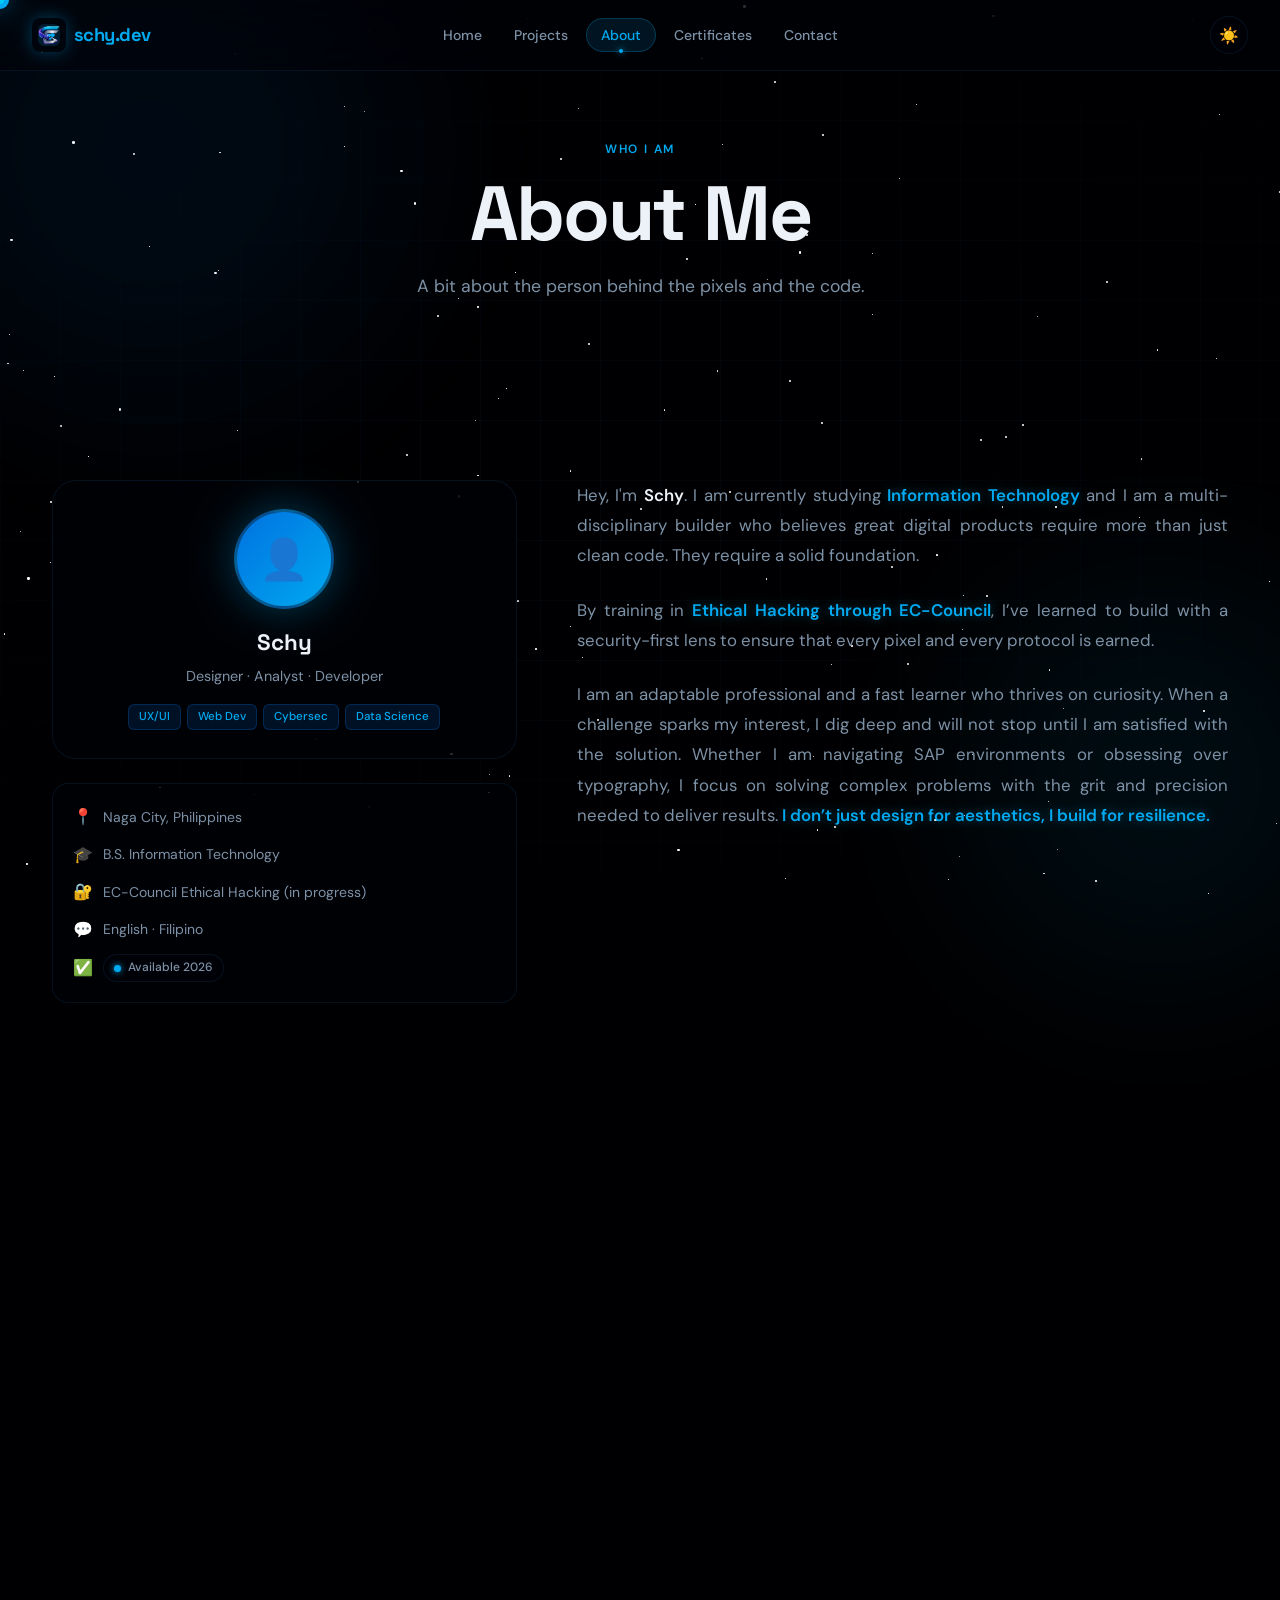
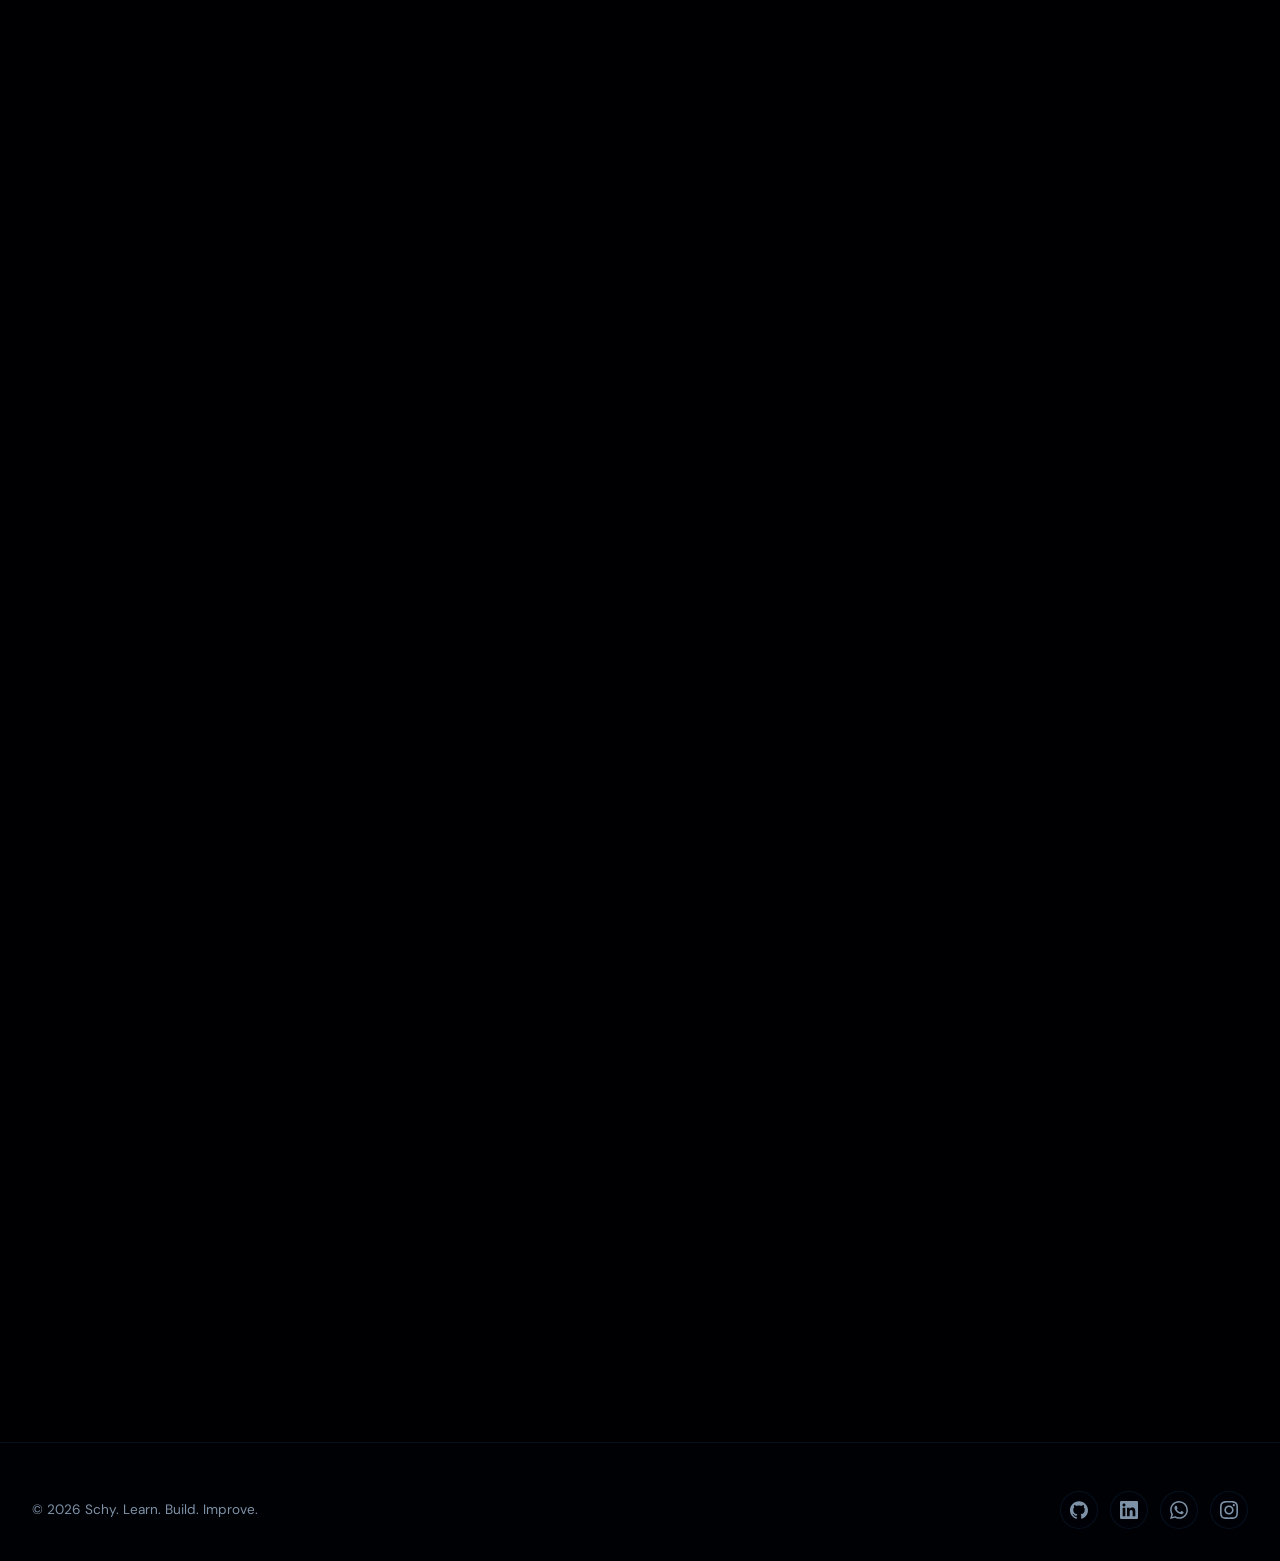
<file: pages/about.html>
<!DOCTYPE html>
<html lang="en" data-theme="dark">
<head>
  <meta charset="UTF-8" />
  <meta name="viewport" content="width=device-width, initial-scale=1.0" />
    <link rel="icon" type="image/png" href="../assets/logo.png">
    <link rel="shortcut icon" href="../assets/logo.png">
  <title>About — Schy's Portfolio</title>
  <meta name="description" content="Learn about Schy — a multi-disciplinary creator at the intersection of design, code, security, and data science." />
  <link rel="stylesheet" href="../css/main.css" />
  <link rel="stylesheet" href="../css/pages.css" />
  <link rel="stylesheet" href="../css/enhancements.css" />
</head>
<body>

<div id="cursor-orb"></div>
<div id="cursor-trail"></div>
<div id="page-transition"></div>
<div id="starfield"></div>
<div class="grid-bg"></div>
<div class="orb orb-1"></div>
<div class="orb orb-2"></div>

<nav>
  <a href="../index.html" class="nav-logo nav-logo-img" aria-label="schy.dev — home" data-cursor="hover">
    <span class="logo-placeholder" aria-hidden="true">
      <span class="logo-ph-box">
        <svg width="22" height="22" viewBox="0 0 22 22" fill="none"><rect width="22" height="22" rx="6" fill="currentColor" opacity="0.15"/><path d="M6 11h10M11 6l5 5-5 5" stroke="currentColor" stroke-width="1.8" stroke-linecap="round" stroke-linejoin="round"/></svg>
        <img src="../assets/logo.png" alt="Schy logo" class="logo-img">
      </span>
      <span class="logo-ph-text">schy<span class="logo-dot">.</span>dev</span>
    </span>
  </a>
  <ul class="nav-links">
    <li><a href="../index.html">Home</a></li>
    <li><a href="projects.html">Projects</a></li>
    <li><a href="about.html">About</a></li>
    <li><a href="certificates.html">Certificates</a></li>
    <li><a href="contact.html">Contact</a></li>
  </ul>
  <div class="nav-actions">
    <button id="theme-toggle" data-cursor="hover" aria-label="Toggle theme">☀️</button>
    <button id="nav-toggle"   data-cursor="hover" aria-label="Menu">☰</button>
  </div>
</nav>

<div class="page">
  <div class="page-header">
    <div class="page-header-inner">
      <span class="section-label reveal">Who I am</span>
      <h1 class="reveal" data-delay="1">About Me</h1>
      <p class="reveal" data-delay="2">A bit about the person behind the pixels and the code.</p>
    </div>
  </div>

  <section>
    <div class="container">
      <div class="about-grid">

        <!-- LEFT -->
        <div class="about-left">
          <div class="identity-badge glass reveal">
            <div class="identity-avatar" aria-label="Profile photo placeholder">
              <!--
                📌 Replace with your photo:
                <img src="../assets/avatar.jpg" alt="Shy's photo" style="width:100%;height:100%;object-fit:cover;border-radius:50%;">
              -->
              <span aria-hidden="true" style="font-size:2.5rem">👤</span>
            </div>
            <div class="identity-name">Schy</div>
            <div class="identity-role">Designer · Analyst · Developer</div>
            <div class="identity-tags">
              <span class="tag">UX/UI</span>
              <span class="tag">Web Dev</span>
              <span class="tag">Cybersec</span>
              <span class="tag">Data Science</span>
            </div>
          </div>

          <div class="about-facts glass reveal" data-delay="1">
            <div class="about-fact"><span class="about-fact-icon">📍</span><span>Naga City, Philippines</span></div>
            <div class="about-fact"><span class="about-fact-icon">🎓</span><span>B.S. Information Technology</span></div>
            <div class="about-fact"><span class="about-fact-icon">🔐</span><span>EC-Council Ethical Hacking (in progress)</span></div>
            <div class="about-fact"><span class="about-fact-icon">💬</span><span>English · Filipino</span></div>
            <div class="about-fact">
              <span class="about-fact-icon">✅</span>
              <span class="pill" style="padding:3px 10px;font-size:0.75rem"><span class="dot"></span>Available 2026</span>
            </div>
          </div>

          <a href="../assets/resume.pdf" class="about-resume-btn glass reveal" data-delay="2" data-cursor="hover" download>
            <svg style="width:16px;height:16px;fill:none;stroke:currentColor;stroke-width:2.5" viewBox="0 0 24 24"><path stroke-linecap="round" stroke-linejoin="round" d="M3 16.5v2.25A2.25 2.25 0 005.25 21h13.5A2.25 2.25 0 0021 18.75V16.5M16.5 12L12 16.5m0 0L7.5 12m4.5 4.5V3"/></svg>
            Download Resume (PDF)
          </a>
        </div>

        <!-- RIGHT -->
        <div class="about-right">

          <div class="about-story reveal">
            <p>Hey, I'm <strong>Schy</strong>. I am currently studying <strong>Information Technology</strong> and I am a multi-disciplinary builder who believes great digital products require more than just clean code. They require a solid foundation.</p>
            <p>By training in <strong>Ethical Hacking through EC-Council</strong>, I’ve learned to build with a security-first lens to ensure that every pixel and every protocol is earned.</p>
            <p>I am an adaptable professional and a fast learner who thrives on curiosity. When a challenge sparks my interest, I dig deep and will not stop until I am satisfied with the solution. Whether I am navigating SAP environments or obsessing over typography, I focus on solving complex problems with the grit and precision needed to deliver results. <strong>I don’t just design for aesthetics, I build for resilience.</strong></p>
          </div>

          <!-- SKILLS -->
          <div class="skills-wrap reveal" data-delay="1">
            <h3>Skills &amp; Tools</h3>

            <!-- DESIGN -->
            <div class="skills-group">
              <div class="skills-group-label">Design &amp; Creative</div>
              <div class="skill-bar-wrap">
                <div class="skill-bar"><span class="skill-bar-label">Figma</span><div class="skill-bar-track"><div class="skill-bar-fill" data-width="0.92"></div></div><span class="skill-pct">92%</span></div>
                <div class="skill-bar"><span class="skill-bar-label">UX Research</span><div class="skill-bar-track"><div class="skill-bar-fill" data-width="0.80"></div></div><span class="skill-pct">80%</span></div>
                <div class="skill-bar"><span class="skill-bar-label">Prototyping</span><div class="skill-bar-track"><div class="skill-bar-fill" data-width="0.88"></div></div><span class="skill-pct">88%</span></div>
              </div>
            </div>

            <!-- DEVELOPMENT -->
            <div class="skills-group">
              <div class="skills-group-label">Development</div>
              <div class="skill-bar-wrap">
                <div class="skill-bar"><span class="skill-bar-label">HTML/CSS/JS</span><div class="skill-bar-track"><div class="skill-bar-fill" data-width="0.90"></div></div><span class="skill-pct">90%</span></div>
                <div class="skill-bar"><span class="skill-bar-label">React</span><div class="skill-bar-track"><div class="skill-bar-fill" data-width="0.75"></div></div><span class="skill-pct">75%</span></div>
                <div class="skill-bar"><span class="skill-bar-label">Python</span><div class="skill-bar-track"><div class="skill-bar-fill" data-width="0.82"></div></div><span class="skill-pct">82%</span></div>
                <div class="skill-bar"><span class="skill-bar-label">Java</span><div class="skill-bar-track"><div class="skill-bar-fill" data-width="0.70"></div></div><span class="skill-pct">70%</span></div>
                <div class="skill-bar"><span class="skill-bar-label">C#</span><div class="skill-bar-track"><div class="skill-bar-fill" data-width="0.65"></div></div><span class="skill-pct">65%</span></div>
              </div>
            </div>

            <!-- SECURITY -->
            <div class="skills-group">
              <div class="skills-group-label">Cybersecurity &amp; Ethical Hacking</div>
              <div class="skills-group-note">📚 Currently studying via EC-Council</div>
              <div class="skill-bar-wrap">
                <div class="skill-bar"><span class="skill-bar-label">Network Security</span><div class="skill-bar-track"><div class="skill-bar-fill" data-width="0.38"></div></div><span class="skill-pct">38%</span></div>
                <div class="skill-bar"><span class="skill-bar-label">Ethical Hacking</span><div class="skill-bar-track"><div class="skill-bar-fill" data-width="0.33"></div></div><span class="skill-pct">33%</span></div>
                <div class="skill-bar"><span class="skill-bar-label">Footprinting &amp; Recon</span><div class="skill-bar-track"><div class="skill-bar-fill" data-width="0.40"></div></div><span class="skill-pct">40%</span></div>
                <div class="skill-bar"><span class="skill-bar-label">Vulnerability Analysis</span><div class="skill-bar-track"><div class="skill-bar-fill" data-width="0.35"></div></div><span class="skill-pct">35%</span></div>
                <div class="skill-bar"><span class="skill-bar-label">Social Engineering</span><div class="skill-bar-track"><div class="skill-bar-fill" data-width="0.32"></div></div><span class="skill-pct">32%</span></div>
              </div>
            </div>

            <!-- DATA -->
            <div class="skills-group">
              <div class="skills-group-label">Data Science &amp; AI</div>
              <div class="skill-bar-wrap">
                <div class="skill-bar"><span class="skill-bar-label">Data Analysis</span><div class="skill-bar-track"><div class="skill-bar-fill" data-width="0.72"></div></div><span class="skill-pct">72%</span></div>
                <div class="skill-bar"><span class="skill-bar-label">Machine Learning</span><div class="skill-bar-track"><div class="skill-bar-fill" data-width="0.62"></div></div><span class="skill-pct">62%</span></div>
                <div class="skill-bar"><span class="skill-bar-label">Microsoft SQL</span><div class="skill-bar-track"><div class="skill-bar-fill" data-width="0.68"></div></div><span class="skill-pct">68%</span></div>
                <div class="skill-bar"><span class="skill-bar-label">SQLite</span><div class="skill-bar-track"><div class="skill-bar-fill" data-width="0.70"></div></div><span class="skill-pct">70%</span></div>
                <div class="skill-bar"><span class="skill-bar-label">MongoDB</span><div class="skill-bar-track"><div class="skill-bar-fill" data-width="0.60"></div></div><span class="skill-pct">60%</span></div>
              </div>
            </div>

            <!-- ENTERPRISE & TOOLS -->
            <div class="skills-group">
              <div class="skills-group-label">Enterprise &amp; Tools</div>
              <div class="skill-bar-wrap">
                <div class="skill-bar"><span class="skill-bar-label">SAP</span><div class="skill-bar-track"><div class="skill-bar-fill" data-width="0.72"></div></div><span class="skill-pct">72%</span></div>
                <div class="skill-bar"><span class="skill-bar-label">ArchiMate</span><div class="skill-bar-track"><div class="skill-bar-fill" data-width="0.70"></div></div><span class="skill-pct">70%</span></div>
                <div class="skill-bar"><span class="skill-bar-label">ENSP (GNS3/EVE-NG)</span><div class="skill-bar-track"><div class="skill-bar-fill" data-width="0.65"></div></div><span class="skill-pct">65%</span></div>
                <div class="skill-bar"><span class="skill-bar-label">Oracle VM</span><div class="skill-bar-track"><div class="skill-bar-fill" data-width="0.55"></div></div><span class="skill-pct">55%</span></div>
              </div>
            </div>

            <!-- SOFT SKILLS -->
            <div class="skills-group">
              <div class="skills-group-label">Soft Skills</div>
              <div class="soft-skills-grid">
                <div class="soft-skill-chip">🧠 Critical Thinking</div>
                <div class="soft-skill-chip">🎯 Problem Solving</div>
                <div class="soft-skill-chip">💬 Communication</div>
                <div class="soft-skill-chip">✍️ Writing</div>
                <div class="soft-skill-chip">🤝 Collaboration</div>
                <div class="soft-skill-chip">📐 Attention to Detail</div>
                <div class="soft-skill-chip">⏱ Time Management</div>
                <div class="soft-skill-chip">🔄 Adaptability</div>
                <div class="soft-skill-chip">🌱 Self-directed Learning</div>
                <div class="soft-skill-chip">🎨 Creative Thinking</div>
                <div class="soft-skill-chip">📊 Analytical Mindset</div>
              </div>
            </div>

          </div><!-- /skills-wrap -->

          <!-- TIMELINE -->
          <div class="reveal" data-delay="2">
            <h3 style="margin-bottom:28px">Timeline</h3>
            <div class="timeline">
              <div class="timeline-item">
                <div class="timeline-date">2023 – Present</div>
                <div class="timeline-title">STI College Naga</div>
                <div class="timeline-place">Bachelor of Science in Information Technology</div>
              </div>
              <div class="timeline-item">
                <div class="timeline-date">2021 – 2023</div>
                <div class="timeline-title">Universidad de Sta. Isabel Pili Campus</div>
                <div class="timeline-place">Humanities and Social Sciences</div>
              </div>
<div class="timeline-item">
                <div class="timeline-date">2016 - 2021</div>
                <div class="timeline-title">Universidad de Sta. Isabel Pili Campus</div>
                <div class="timeline-place">Junior High School (BPP Specialization)</div>
              </div>
              <div class="timeline-item">
                <div class="timeline-date">2013 - 2016</div>
                <div class="timeline-title">Pili West Central School</div>
                <div class="timeline-place">Elementary</div>
              </div>
              <div class="timeline-item">
                <div class="timeline-date">2009 – 2013</div>
                <div class="timeline-title">Blessed Name of Mary Learning School</div>
                <div class="timeline-place">Preschool and Elementary</div>
              </div>
            </div>
          </div>

        </div>
      </div>
    </div>
  </section>
</div>

<footer>
  <div class="footer-inner">
    <span class="footer-copy">© 2026 Schy. Learn. Build. Improve.</span>
    <div class="footer-socials">
      <a href="https://github.com/Schylle" data-cursor="hover" aria-label="GitHub"   target="_blank" rel="noopener"></a>
      <a href="https://www.linkedin.com/in/schylle-palmero-869142360/?isSelfProfile=true" data-cursor="hover" aria-label="LinkedIn" target="_blank" rel="noopener"></a>
      <a href="https://wa.me/+639568949515" data-cursor="hover" aria-label="WhatsApp"  target="_blank" rel="noopener"></a>
      <a href="https://www.instagram.com/grvmpycxt/" data-cursor="hover" aria-label="Instagram" target="_blank" rel="noopener"></a>
    </div>
  </div>
</footer>

<script src="../js/global.js"></script>
<script src="../js/social-icons.js"></script>
<script src="../js/enhancements.js"></script>
<script>
document.addEventListener('DOMContentLoaded', () => {
  document.querySelectorAll('.skill-bar-fill').forEach(bar => {
    const w = parseFloat(bar.dataset.width || '0.75');
    bar.style.width = (w * 100) + '%';
  });
});
</script>
</body>
</html>
</file>
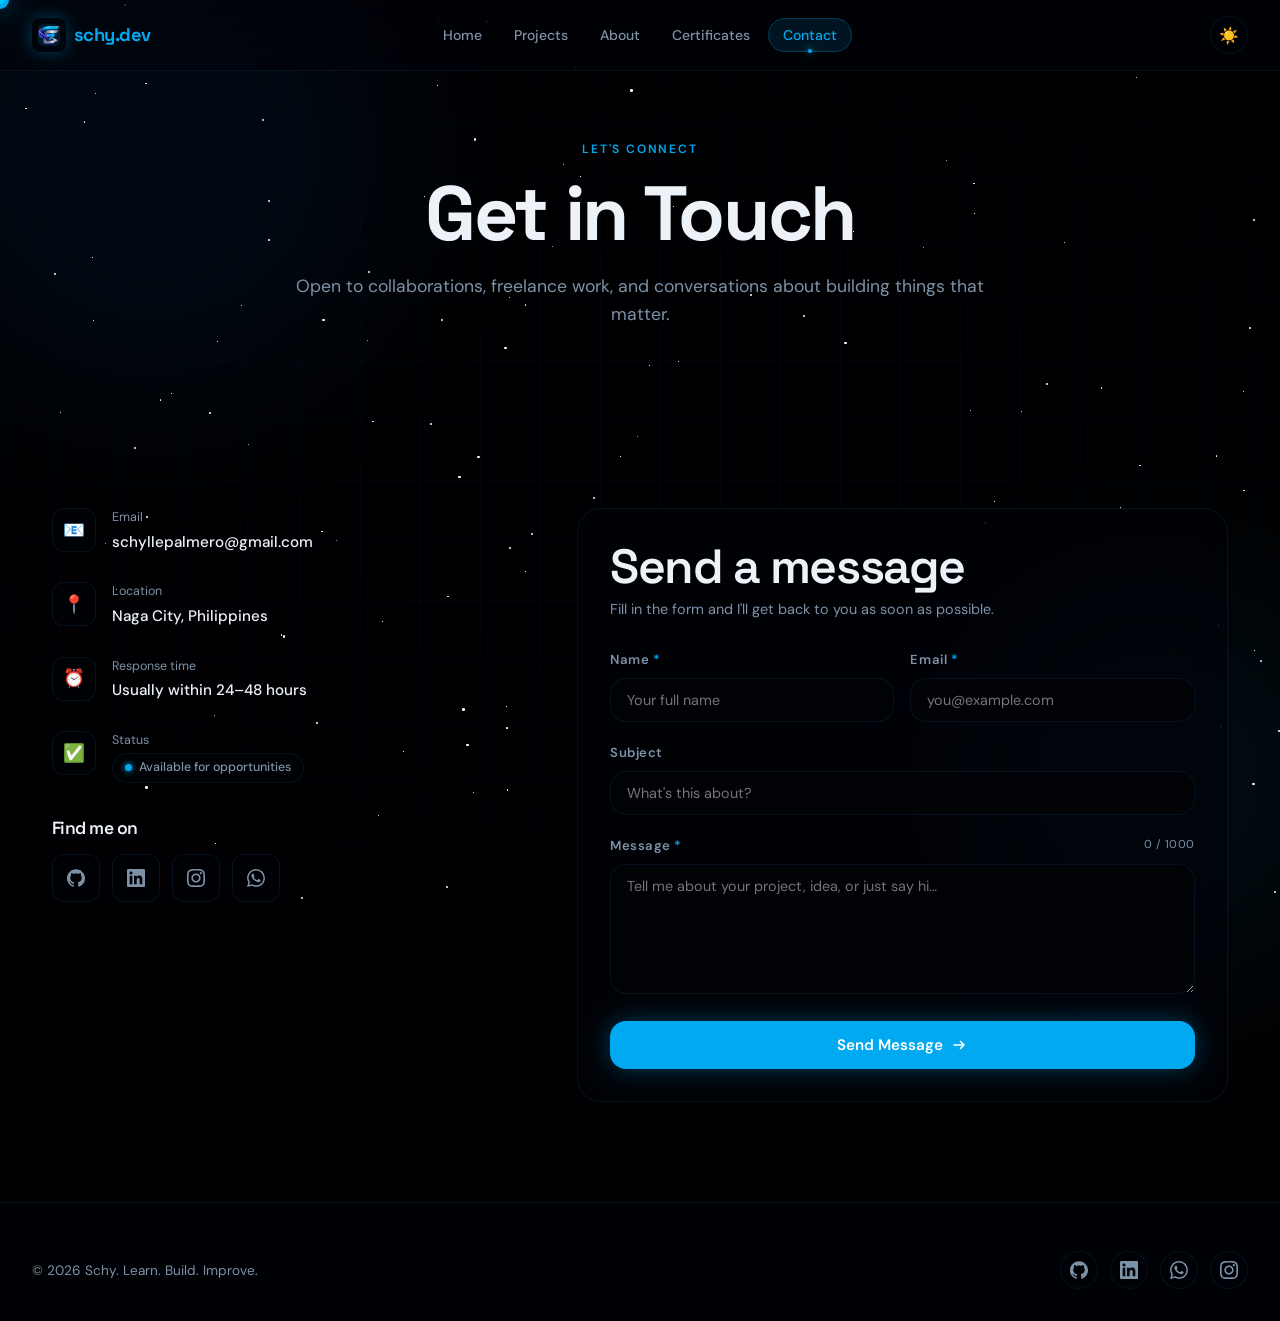
<file: pages/contact.html>
<!DOCTYPE html>
<html lang="en" data-theme="dark">
<head>
  <meta charset="UTF-8" />
  <meta name="viewport" content="width=device-width, initial-scale=1.0" />
  <title>Contact — Schy's Portfolio</title>
  <meta name="description" content="Get in touch with Schy — open to collaborations, opportunities, and interesting conversations." />
  <link rel="stylesheet" href="../css/main.css" />
  <link rel="stylesheet" href="../css/pages.css" />
</head>
<body>

<div id="cursor-orb"></div>
<div id="cursor-trail"></div>
<div id="page-transition"></div>
<div id="starfield"></div>
<div class="grid-bg"></div>
<div class="orb orb-1"></div>
<div class="orb orb-2"></div>

<nav>
    <a href="../index.html" class="nav-logo nav-logo-img" aria-label="schy.dev — home" data-cursor="hover">
    <span class="logo-placeholder" aria-hidden="true">
      <span class="logo-ph-box">
        <svg width="22" height="22" viewBox="0 0 22 22" fill="none"><rect width="22" height="22" rx="6" fill="currentColor" opacity="0.15"/><path d="M6 11h10M11 6l5 5-5 5" stroke="currentColor" stroke-width="1.8" stroke-linecap="round" stroke-linejoin="round"/></svg>
        <img src="../assets/logo.png" alt="Schy logo" class="logo-img">
      </span>
      <span class="logo-ph-text">schy<span class="logo-dot">.</span>dev</span>
    </span>
  </a>
  <ul class="nav-links">
    <li><a href="../index.html">Home</a></li>
    <li><a href="projects.html">Projects</a></li>
    <li><a href="about.html">About</a></li>
    <li><a href="certificates.html">Certificates</a></li>
    <li><a href="contact.html">Contact</a></li>
  </ul>
  <div class="nav-actions">
    <button id="theme-toggle" data-cursor="hover" aria-label="Toggle theme">☀️</button>
    <button id="nav-toggle"   data-cursor="hover" aria-label="Menu">☰</button>
  </div>
</nav>

<div class="page">
  <div class="page-header">
    <div class="page-header-inner">
      <span class="section-label reveal">Let's connect</span>
      <h1 class="reveal" data-delay="1">Get in Touch</h1>
      <p class="reveal" data-delay="2">Open to collaborations, freelance work, and conversations about building things that matter.</p>
    </div>
  </div>

  <section>
    <div class="container">
      <div class="contact-grid">

        <!-- LEFT: Info + socials -->
        <div class="contact-info">

          <div class="contact-item reveal">
            <div class="contact-item-icon">📧</div>
            <div>
              <div class="contact-item-label">Email</div>
              <div class="contact-item-value">
                <a href="mailto:hello@schy.dev" data-cursor="hover">schyllepalmero@gmail.com</a>
              </div>
            </div>
          </div>

          <div class="contact-item reveal" data-delay="1">
            <div class="contact-item-icon">📍</div>
            <div>
              <div class="contact-item-label">Location</div>
              <div class="contact-item-value">Naga City, Philippines</div>
            </div>
          </div>

          <div class="contact-item reveal" data-delay="2">
            <div class="contact-item-icon">⏰</div>
            <div>
              <div class="contact-item-label">Response time</div>
              <div class="contact-item-value">Usually within 24–48 hours</div>
            </div>
          </div>

          <div class="contact-item reveal" data-delay="3">
            <div class="contact-item-icon">✅</div>
            <div>
              <div class="contact-item-label">Status</div>
              <div class="contact-item-value">
                <span class="pill" style="font-size:0.78rem;padding:4px 12px">
                  <span class="dot"></span>Available for opportunities
                </span>
              </div>
            </div>
          </div>

          <div class="contact-socials reveal" data-delay="4">
            <h4>Find me on</h4>
            <div class="socials-row">
              <!-- 📌 Replace href="#" with your real profile URLs -->
              <a href="https://github.com/Schylle" class="social-btn social-btn-icon" data-cursor="hover" aria-label="GitHub" title="GitHub" target="_blank" rel="noopener"></a>
              <a href="https://www.linkedin.com/in/schylle-palmero-869142360/?isSelfProfile=true" class="social-btn social-btn-icon" data-cursor="hover" aria-label="LinkedIn" title="LinkedIn" target="_blank" rel="noopener"></a>
              <a href="https://www.instagram.com/grvmpycxt/" class="social-btn social-btn-icon" data-cursor="hover" aria-label="Instagram" title="Instagram" target="_blank" rel="noopener"></a>
              <a href="https://wa.me/+639568949515" class="social-btn social-btn-icon" data-cursor="hover" aria-label="WhatsApp" title="WhatsApp" target="_blank" rel="noopener"></a>
            </div>
          </div>

        </div>

        <!-- RIGHT: Form -->
        <div class="contact-form-wrap glass reveal" data-delay="1">
          <h2 class="form-title">Send a message</h2>
          <p class="form-subtitle">Fill in the form and I'll get back to you as soon as possible.</p>
          <form id="contact-form"
                novalidate
                data-action="https://formspree.io/f/xyklblyr">
            <div class="form-row">
              <div class="form-group">
                <label for="name">Name <span style="color:var(--accent)">*</span></label>
                <input type="text"  id="name"  name="name"  placeholder="Your full name"    required autocomplete="name" />
              </div>
              <div class="form-group">
                <label for="email">Email <span style="color:var(--accent)">*</span></label>
                <input type="email" id="email" name="email" placeholder="you@example.com"   required autocomplete="email" />
              </div>
            </div>

            <div class="form-group">
              <label for="subject">Subject</label>
              <input type="text" id="subject" name="subject" placeholder="What's this about?" />
            </div>

            <div class="form-group">
              <label for="message" style="display:flex;justify-content:space-between;align-items:center">
                <span>Message <span style="color:var(--accent)">*</span></span>
                <span id="char-count" style="font-size:0.72rem;color:var(--fg-muted);font-weight:400">0 / 1000</span>
              </label>
              <textarea id="message" name="message"
                        placeholder="Tell me about your project, idea, or just say hi…"
                        rows="5" required maxlength="1000"></textarea>
            </div>

            <button type="submit" class="form-submit" data-cursor="hover">
              Send Message
              <svg style="width:16px;height:16px;fill:none;stroke:currentColor;stroke-width:2.5" viewBox="0 0 24 24">
                <path stroke-linecap="round" stroke-linejoin="round" d="M4.5 12h15m0 0-5.25-5.25M19.5 12l-5.25 5.25"/>
              </svg>
            </button>

            <div id="form-status" class="form-status" role="status" aria-live="polite"></div>
          </form>
        </div>

      </div>
    </div>
  </section>
</div>

<footer>
  <div class="footer-inner">
    <span class="footer-copy">© 2026 Schy. Learn. Build. Improve.</span>
    <div class="footer-socials">
      <a href="https://github.com/Schylle" data-cursor="hover" aria-label="GitHub"   target="_blank" rel="noopener"></a>
      <a href="https://www.linkedin.com/in/schylle-palmero-869142360/?isSelfProfile=true" data-cursor="hover" aria-label="LinkedIn" target="_blank" rel="noopener"></a>
      <a href="https://wa.me/+639568949515" data-cursor="hover" aria-label="WhatsApp"  target="_blank" rel="noopener"></a>
      <a href="https://www.instagram.com/grvmpycxt/" data-cursor="hover" aria-label="Instagram" target="_blank" rel="noopener"></a>
    </div>
  </div>
</footer>

<script src="../js/global.js"></script>
<script src="../js/social-icons.js"></script>
<script src="../js/contact.js"></script>
</body>
</html>
</file>
<file: css/main.css>
@import url('https://fonts.googleapis.com/css2?family=Space+Grotesk:wght@300;400;500;600;700&family=DM+Sans:ital,opsz,wght@0,9..40,300;0,9..40,400;0,9..40,500;0,9..40,600;1,9..40,300&display=swap');

:root {
  --bg:        oklch(0.05 0.02 250);
  --bg-2:      oklch(0.08 0.025 250);
  --bg-glass:  oklch(0.10 0.025 250 / 0.55);
  --primary:   oklch(0.55 0.20 250);
  --accent:    oklch(0.68 0.18 230);
  --accent-2:  oklch(0.72 0.22 200);
  --fg:        oklch(0.96 0.01 250);
  --fg-muted:  oklch(0.65 0.04 250);
  --border:    oklch(0.25 0.05 250 / 0.5);
  --glow:      oklch(0.68 0.18 230 / 0.35);
  --radius:    16px;
  --radius-lg: 24px;
  --font-head: 'Space Grotesk', sans-serif;
  --font-body: 'DM Sans', sans-serif;
  --transition: 0.35s cubic-bezier(0.25, 0.46, 0.45, 0.94);
}

[data-theme="light"] {
  --bg:        oklch(0.97 0.01 250);
  --bg-2:      oklch(0.93 0.015 250);
  --bg-glass:  oklch(0.98 0.01 250 / 0.75);
  --fg:        oklch(0.12 0.03 250);
  --fg-muted:  oklch(0.45 0.04 250);
  --border:    oklch(0.80 0.03 250 / 0.6);
  --glow:      oklch(0.55 0.20 250 / 0.20);
}

*, *::before, *::after { box-sizing: border-box; margin: 0; padding: 0; }

html { scroll-behavior: smooth; }

body {
  font-family: var(--font-body);
  background: var(--bg);
  color: var(--fg);
  line-height: 1.6;
  overflow-x: hidden;
  cursor: none;
}

/* CUSTOM CURSOR */
#cursor-orb {
  position: fixed;
  top: 0; left: 0;
  width: 18px; height: 18px;
  border-radius: 50%;
  background: var(--accent);
  box-shadow: 0 0 20px var(--glow), 0 0 40px var(--glow);
  pointer-events: none;
  z-index: 9999;
  transform: translate(-50%, -50%);
  transition: width 0.25s, height 0.25s, opacity 0.25s, background 0.25s;
  mix-blend-mode: screen;
}
#cursor-orb.hover {
  width: 44px; height: 44px;
  background: var(--primary);
  box-shadow: 0 0 40px var(--glow), 0 0 80px var(--glow);
}
#cursor-trail {
  position: fixed;
  top: 0; left: 0;
  width: 8px; height: 8px;
  border-radius: 50%;
  background: var(--accent-2);
  pointer-events: none;
  z-index: 9998;
  transform: translate(-50%, -50%);
  opacity: 0.5;
  transition: transform 0.12s ease-out;
}

/* STARFIELD */
#starfield {
  position: fixed;
  inset: 0;
  z-index: 0;
  pointer-events: none;
  overflow: hidden;
}
.star {
  position: absolute;
  border-radius: 50%;
  background: white;
  animation: twinkle var(--dur, 3s) var(--delay, 0s) infinite alternate ease-in-out;
}
@keyframes twinkle {
  from { opacity: var(--from, 0.1); transform: scale(1); }
  to   { opacity: var(--to, 0.8);  transform: scale(1.5); }
}

/* GRID BG */
.grid-bg {
  position: fixed;
  inset: 0;
  z-index: 0;
  pointer-events: none;
  background-image:
    linear-gradient(var(--border) 1px, transparent 1px),
    linear-gradient(90deg, var(--border) 1px, transparent 1px);
  background-size: 60px 60px;
  mask-image: radial-gradient(ellipse 80% 60% at 50% 50%, black 30%, transparent 100%);
  opacity: 0.35;
}

/* AMBIENT ORBS */
.orb {
  position: fixed;
  border-radius: 50%;
  filter: blur(90px);
  pointer-events: none;
  z-index: 0;
  animation: orbFloat 10s ease-in-out infinite alternate;
}
.orb-1 { width: 500px; height: 500px; background: var(--primary); opacity: 0.08; top: -100px; left: -100px; }
.orb-2 { width: 400px; height: 400px; background: var(--accent);  opacity: 0.07; bottom: -80px; right: -80px; animation-delay: -5s; }
.orb-3 { width: 300px; height: 300px; background: var(--accent-2); opacity: 0.05; top: 50%; left: 50%; transform: translate(-50%,-50%); animation-delay: -3s; }

@keyframes orbFloat {
  from { transform: translate(0, 0) scale(1); }
  to   { transform: translate(30px, -40px) scale(1.1); }
}

[data-theme="light"] .nav-links.open {
  background: oklch(0.97 0.01 250 / 0.97);
  border-left-color: oklch(0.80 0.03 250);
  box-shadow: -8px 0 40px oklch(0 0 0 / 0.15);
}

[data-theme="light"] .orb-1 { background: oklch(0.55 0.16 270); opacity: 0.07; }
[data-theme="light"] .orb-2 { background: oklch(0.60 0.14 230); opacity: 0.06; }
[data-theme="light"] .orb-3 { background: oklch(0.65 0.12 210); opacity: 0.05; }

/* MARQUEE LOGO IMAGES */
.mi-logo {
  width: 18px;
  height: 18px;
  object-fit: contain;
  display: inline-block;
  vertical-align: middle;
  flex-shrink: 0;
  filter: drop-shadow(0 0 3px currentColor);
}

/* LAYOUT */
.page { position: relative; z-index: 1; min-height: 100vh; }
.container { max-width: 1240px; margin: 0 auto; padding: 0 32px; }
section { padding: 100px 0; }

/* NAV */
nav {
  position: fixed;
  top: 0; left: 0; right: 0;
  z-index: 100;
  padding: 16px 32px;
  display: grid;
  grid-template-columns: 1fr auto 1fr;
  align-items: center;
  gap: 16px;
  background: var(--bg-glass);
  backdrop-filter: blur(20px);
  -webkit-backdrop-filter: blur(20px);
  border-bottom: 1px solid var(--border);
  transition: all var(--transition);
}
nav.scrolled {
  padding: 10px 32px;
  box-shadow: 0 4px 40px oklch(0 0 0 / 0.3);
}

.nav-logo {
  font-family: var(--font-head);
  font-weight: 700;
  font-size: 1.25rem;
  color: var(--fg);
  text-decoration: none;
  letter-spacing: -0.02em;
}
.nav-logo span { color: var(--accent); }

/* Logo image */
.nav-logo-img {
  display: flex;
  align-items: center;
  text-decoration: none;
  flex-shrink: 0;
}
.nav-logo-img .logo-img {
  height: 36px;
  width: auto;
  display: block;
  object-fit: contain;
}
/* Placeholder shown until real logo is loaded */
.logo-placeholder {
  display: flex;
  align-items: center;
  gap: 8px;
}
.logo-ph-box {
  display: flex;
  align-items: center;
  justify-content: center;
  width: 34px; height: 34px;
  border-radius: 8px;
  color: white;
  flex-shrink: 0;
  box-shadow: 0 0 16px var(--glow);
  transition: box-shadow 0.25s, transform 0.25s;
  position: relative;
  overflow: hidden;
}
.logo-ph-box svg {
  position: absolute;
  opacity: 1;
  transition: opacity 0.2s;
}
/* When real logo image is present, hide the SVG fallback */
.logo-ph-box .logo-img {
  position: absolute;
  inset: 0;
  width: 100%; height: 100%;
  object-fit: contain;
  border-radius: 8px;
  z-index: 1;
}
/* Hide SVG when image loads */
.logo-ph-box .logo-img ~ svg { display: none; }
.nav-logo-img:hover .logo-ph-box {
  box-shadow: 0 0 30px var(--glow);
  transform: scale(1.08);
}
.logo-ph-text {
  font-family: var(--font-head);
  font-size: 1.15rem;
  font-weight: 700;
  color: var(--fg);
  letter-spacing: -0.03em;
  transition: color 0.2s;
}
.logo-dot { color: var(--accent); }
.nav-logo-img:hover .logo-ph-text { color: var(--accent); }

.nav-links {
  display: flex;
  gap: 4px;
  list-style: none;
}
.nav-links a {
  font-family: var(--font-body);
  font-size: 0.875rem;
  font-weight: 500;
  color: var(--fg-muted);
  text-decoration: none;
  padding: 7px 14px;
  border-radius: 50px;
  transition: all 0.2s;
}
.nav-links a:hover,
.nav-links a.active {
  color: var(--fg);
  background: var(--border);
}
.nav-links a.active {
  color: var(--accent);
  background: oklch(0.68 0.18 230 / 0.12);
  border: 1px solid oklch(0.68 0.18 230 / 0.25);
  position: relative;
}
.nav-links a.active::after {
  content: '';
  position: absolute;
  bottom: -2px;
  left: 50%;
  transform: translateX(-50%);
  width: 4px; height: 4px;
  border-radius: 50%;
  background: var(--accent);
  box-shadow: 0 0 6px var(--accent);
}

.nav-actions {
  display: flex;
  justify-content: flex-end;
  align-items: center;
  gap: 12px;
}

#theme-toggle {
  width: 38px; height: 38px;
  border-radius: 50%;
  background: var(--bg-glass);
  border: 1px solid var(--border);
  color: var(--fg);
  cursor: none;
  display: flex; align-items: center; justify-content: center;
  font-size: 1rem;
  transition: all 0.2s;
}
#theme-toggle:hover { background: var(--border); }

/* mobile nav */
#nav-toggle {
  display: none;
  width: 38px; height: 38px;
  background: transparent;
  border: 1px solid var(--border);
  border-radius: 8px;
  color: var(--fg);
  font-size: 1.25rem;
  cursor: none;
  align-items: center; justify-content: center;
}

/* GLASS CARD */
.glass {
  background: var(--bg-glass);
  backdrop-filter: blur(20px);
  -webkit-backdrop-filter: blur(20px);
  border: 1px solid var(--border);
  border-radius: var(--radius-lg);
}

/* BUTTONS */
.btn {
  display: inline-flex;
  align-items: center;
  gap: 8px;
  padding: 12px 24px;
  border-radius: 50px;
  font-family: var(--font-body);
  font-size: 0.9rem;
  font-weight: 600;
  text-decoration: none;
  cursor: none;
  border: none;
  transition: all 0.25s;
  position: relative;
  overflow: hidden;
}
.btn::after {
  content: '';
  position: absolute;
  inset: 0;
  border-radius: inherit;
  opacity: 0;
  background: white;
  transition: opacity 0.2s;
}
.btn:hover::after { opacity: 0.08; }

.btn-primary {
  background: var(--accent);
  color: #fff;
  box-shadow: 0 0 30px var(--glow), 0 4px 15px oklch(0 0 0 / 0.3);
}
.btn-primary:hover {
  box-shadow: 0 0 50px var(--glow), 0 8px 25px oklch(0 0 0 / 0.4);
  transform: translateY(-2px);
}
.btn-glass {
  background: var(--bg-glass);
  color: var(--fg);
  border: 1px solid var(--border);
  backdrop-filter: blur(10px);
}
.btn-glass:hover {
  border-color: var(--accent);
  color: var(--accent);
  transform: translateY(-2px);
}

/* TYPOGRAPHY */
h1,h2,h3,h4 {
  font-family: var(--font-head);
  letter-spacing: -0.03em;
  line-height: 1.1;
}
h1 { font-size: clamp(2.5rem, 6vw, 5rem); font-weight: 700; }
h2 { font-size: clamp(2rem, 4vw, 3rem); font-weight: 600; }
h3 { font-size: 1.4rem; font-weight: 600; }
h4 { font-size: 1.1rem; font-weight: 600; }

.section-label {
  font-family: var(--font-body);
  font-size: 0.75rem;
  font-weight: 600;
  letter-spacing: 0.15em;
  text-transform: uppercase;
  color: var(--accent);
  margin-bottom: 12px;
  display: block;
}
.section-title { margin-bottom: 16px; }
.section-subtitle {
  color: var(--fg-muted);
  font-size: 1.1rem;
  max-width: 580px;
}

/* REVEAL ANIMATION */
.reveal {
  opacity: 0;
  transform: translateY(40px);
  transition: opacity 0.7s ease, transform 0.7s ease;
}
.reveal.in-view {
  opacity: 1;
  transform: translateY(0);
}
.reveal[data-delay="1"] { transition-delay: 0.1s; }
.reveal[data-delay="2"] { transition-delay: 0.2s; }
.reveal[data-delay="3"] { transition-delay: 0.3s; }
.reveal[data-delay="4"] { transition-delay: 0.4s; }
.reveal[data-delay="5"] { transition-delay: 0.5s; }
.reveal[data-delay="6"] { transition-delay: 0.6s; }

/* PILL / BADGE */
.pill {
  display: inline-flex;
  align-items: center;
  gap: 7px;
  padding: 6px 14px;
  border-radius: 50px;
  font-size: 0.8rem;
  font-weight: 500;
  background: var(--bg-glass);
  border: 1px solid var(--border);
  color: var(--fg-muted);
}
.pill .dot {
  width: 7px; height: 7px;
  border-radius: 50%;
  background: var(--accent);
  box-shadow: 0 0 6px var(--accent);
  animation: pulse 2s infinite;
}
@keyframes pulse {
  0%,100% { box-shadow: 0 0 4px var(--accent); transform: scale(1); }
  50%      { box-shadow: 0 0 12px var(--accent); transform: scale(1.3); }
}

.tag {
  display: inline-block;
  padding: 3px 10px;
  border-radius: 6px;
  font-size: 0.72rem;
  font-weight: 500;
  background: oklch(0.55 0.20 250 / 0.15);
  color: var(--accent);
  border: 1px solid oklch(0.55 0.20 250 / 0.25);
}

/* FOOTER */
footer {
  position: relative;
  z-index: 1;
  padding: 48px 32px 32px;
  border-top: 1px solid var(--border);
  background: var(--bg-glass);
  backdrop-filter: blur(20px);
}
.footer-inner {
  max-width: 1240px;
  margin: 0 auto;
  display: flex;
  align-items: center;
  justify-content: space-between;
  flex-wrap: wrap;
  gap: 16px;
}
.footer-copy { color: var(--fg-muted); font-size: 0.85rem; }
.footer-socials { display: flex; gap: 12px; }
.footer-socials a {
  width: 38px; height: 38px;
  border-radius: 50%;
  background: var(--bg-glass);
  border: 1px solid var(--border);
  color: var(--fg-muted);
  display: flex; align-items: center; justify-content: center;
  font-size: 0.9rem;
  text-decoration: none;
  transition: all 0.2s;
  overflow: hidden;
}
.footer-socials a:hover {
  color: var(--accent);
  border-color: var(--accent);
  box-shadow: 0 0 15px var(--glow);
  transform: translateY(-3px);
}
/* Social SVG icons */
.icon-github, .icon-linkedin, .icon-twitter{
  display: flex; align-items: center; justify-content: center;
  width: 18px; height: 18px;
  flex-shrink: 0;
}
.icon-github svg, .icon-linkedin svg{
  width: 18px; height: 18px;
  fill: currentColor;
}

/* PAGE TRANSITION */
#page-transition {
  position: fixed;
  inset: 0;
  z-index: 9990;
  background: var(--bg);
  opacity: 0;
  pointer-events: none;
  transition: opacity 0.3s;
}
#page-transition.visible { opacity: 1; pointer-events: all; }

/* MARQUEE */
.marquee-wrap {
  overflow: hidden;
  padding: 32px 0;
  mask-image: linear-gradient(90deg, transparent, black 10%, black 90%, transparent);
}
.marquee-track {
  display: flex;
  gap: 40px;
  width: max-content;
  animation: marquee 30s linear infinite;
}
.marquee-track:hover { animation-play-state: paused; }
@keyframes marquee {
  from { transform: translateX(0); }
  to   { transform: translateX(-50%); }
}
.marquee-item {
  display: flex;
  align-items: center;
  gap: 10px;
  font-family: var(--font-head);
  font-size: 0.9rem;
  font-weight: 500;
  color: var(--fg-muted);
  white-space: nowrap;
  padding: 10px 20px;
  border-radius: 50px;
  background: var(--bg-glass);
  border: 1px solid var(--border);
  transition: color 0.2s, border-color 0.2s;
}
.marquee-item:hover { color: var(--fg); border-color: var(--accent); }
.marquee-item .mi-icon { font-size: 1.2rem; }

/* TILT CARD */
.tilt-card {
  transform-style: preserve-3d;
  transition: transform 0.15s, box-shadow 0.3s;
}
.tilt-card:hover {
  box-shadow: 0 20px 60px oklch(0 0 0 / 0.4), 0 0 40px var(--glow);
}

/* SCROLL BAR */
::-webkit-scrollbar { width: 6px; }
::-webkit-scrollbar-track { background: var(--bg); }
::-webkit-scrollbar-thumb { background: var(--border); border-radius: 3px; }
::-webkit-scrollbar-thumb:hover { background: var(--primary); }

/* REDUCED MOTION */
@media (prefers-reduced-motion: reduce) {
  *, *::before, *::after {
    animation-duration: 0.01ms !important;
    transition-duration: 0.01ms !important;
  }
  .reveal { opacity: 1 !important; transform: none !important; }
}

/* RESPONSIVE */
@media (max-width: 768px) {
  .container { padding: 0 16px; }
  section { padding: 60px 0; }

  /* Nav bar */
  nav {
    padding: 12px 16px;
    grid-template-columns: 1fr auto;
    gap: 12px;
    z-index: 200;
    position: fixed;
  }

  /* Hide desktop center links */
  .nav-links { display: none; }

  /* ── SIDE DRAWER ── */
  .nav-links.open {
    display: flex;
    flex-direction: column;
    position: fixed;
    top: 0;
    right: 0;
    width: 75vw;
    max-width: 300px;
    height: 100vh;
    background: oklch(0.07 0.025 250 / 0.97);
    backdrop-filter: blur(24px);
    -webkit-backdrop-filter: blur(24px);
    border-left: 1px solid var(--border);
    padding: 90px 20px 40px;
    z-index: 199;
    gap: 6px;
    overflow-y: auto;
    box-shadow: -8px 0 40px oklch(0 0 0 / 0.5);
    animation: drawerIn 0.28s cubic-bezier(0.25, 0.46, 0.45, 0.94) forwards;
  }

  @keyframes drawerIn {
    from { transform: translateX(100%); opacity: 0; }
    to   { transform: translateX(0);    opacity: 1; }
  }

  /* Dim backdrop behind drawer */
  .nav-links.open::before {
    content: '';
    position: fixed;
    inset: 0;
    right: 75vw;
    background: oklch(0 0 0 / 0.45);
    z-index: -1;
    animation: backdropIn 0.28s ease forwards;
  }

  @keyframes backdropIn {
    from { opacity: 0; }
    to   { opacity: 1; }
  }

  /* Drawer section label */
  .nav-links.open::after {
    content: 'MENU';
    position: absolute;
    top: 58px;
    left: 20px;
    font-size: 0.65rem;
    font-weight: 700;
    letter-spacing: 0.15em;
    color: var(--accent);
    font-family: var(--font-body);
  }

  /* Each list item full width */
  .nav-links.open li { width: 100%; }

  /* Each link */
  .nav-links.open a {
    display: flex;
    align-items: center;
    width: 100%;
    font-size: 1rem;
    font-weight: 500;
    padding: 13px 16px;
    border-radius: 10px;
    color: var(--fg-muted);
    text-decoration: none;
    transition: all 0.18s;
    border: 1px solid transparent;
  }

  .nav-links.open a:hover {
    background: var(--bg-glass);
    border-color: var(--border);
    color: var(--fg);
    padding-left: 20px;
  }

  .nav-links.open a.active {
    background: oklch(0.68 0.18 230 / 0.10);
    border-color: oklch(0.68 0.18 230 / 0.35);
    color: var(--accent);
  }

  /* Hamburger / close button */
  #nav-toggle {
    display: flex;
    width: 36px;
    height: 36px;
    border-radius: 8px;
    font-size: 1rem;
    position: relative;
    z-index: 201;
  }

  /* Logo sizing */
  .logo-ph-text { font-size: 1rem; }
  .logo-ph-box  { width: 30px; height: 30px; }

  /* Disable custom cursor on touch */
  body { cursor: auto; }
  #cursor-orb, #cursor-trail { display: none; }
}

/* Tablet */
@media (max-width: 900px) and (min-width: 769px) {
  nav { padding: 14px 24px; }
  .nav-links a {
    font-size: 0.82rem;
    padding: 6px 10px;
  }
}

/* Very small phones */
@media (max-width: 380px) {
  .container { padding: 0 12px; }
  .logo-ph-text { display: none; }
  nav { padding: 12px 12px; }
}
</file>
<file: css/pages.css>
/* PAGE HEADER */
.page-header {
  padding: 140px 0 80px;
  position: relative;
  text-align: center;
}
.page-header-inner { max-width: 700px; margin: 0 auto; }
.page-header h1 { margin-bottom: 16px; }
.page-header p { color: var(--fg-muted); font-size: 1.1rem; }

/* PROJECTS */
.filters {
  display: flex;
  gap: 10px;
  flex-wrap: wrap;
  margin-bottom: 48px;
}
.filter-btn {
  padding: 8px 20px;
  border-radius: 50px;
  border: 1px solid var(--border);
  background: transparent;
  color: var(--fg-muted);
  font-family: var(--font-body);
  font-size: 0.85rem;
  font-weight: 500;
  cursor: none;
  transition: all 0.2s;
}
.filter-btn:hover { color: var(--fg); border-color: var(--primary); }
.filter-btn.active {
  background: var(--primary);
  border-color: var(--primary);
  color: white;
  box-shadow: 0 0 20px oklch(0.55 0.20 250 / 0.3);
}

.projects-grid {
  display: grid;
  grid-template-columns: repeat(auto-fill, minmax(340px, 1fr));
  gap: 24px;
}

.project-card {
  overflow: hidden;
  cursor: none;
  transition: all 0.35s;
}
.project-card:hover { transform: translateY(-8px); }
.project-card[data-cat="coming"] { opacity: 0.7; }

.project-img {
  width: 100%;
  aspect-ratio: 16/10;
  overflow: hidden;
  position: relative;
  background: linear-gradient(135deg, var(--bg-2), oklch(0.10 0.03 250));
}
.project-img img {
  width: 100%;
  height: 100%;
  object-fit: cover;
  object-position: center top;
  transition: transform 0.5s;
  display: block;
  position: absolute;
  inset: 0;
}
.project-card:hover .project-img img { transform: scale(1.08); }
.project-img-placeholder {
  width: 100%;
  height: 100%;
  display: flex;
  align-items: center;
  justify-content: center;
  font-size: 3rem;
  background: linear-gradient(135deg,
    oklch(0.12 0.04 250),
    oklch(0.08 0.03 250)
  );
  border-bottom: 1px solid var(--border);
}
.project-cat-pill {
  position: absolute;
  top: 14px; left: 14px;
  background: var(--bg-glass);
  backdrop-filter: blur(10px);
  border: 1px solid var(--border);
  padding: 4px 12px;
  border-radius: 50px;
  font-size: 0.75rem;
  font-weight: 600;
  color: var(--accent);
  z-index: 2;
}

.project-body { padding: 24px; }
.project-title { margin-bottom: 8px; font-size: 1.2rem; }
.project-desc {
  color: var(--fg-muted);
  font-size: 0.9rem;
  margin-bottom: 16px;
  line-height: 1.6;
}
.project-tags { display: flex; gap: 8px; flex-wrap: wrap; margin-bottom: 20px; }
.project-links { display: flex; gap: 10px; }
.project-link {
  display: inline-flex;
  align-items: center;
  gap: 6px;
  font-size: 0.82rem;
  font-weight: 600;
  text-decoration: none;
  padding: 7px 14px;
  border-radius: 8px;
  transition: all 0.2s;
  cursor: none;
}
.project-link.live {
  background: var(--accent);
  color: white;
  box-shadow: 0 0 15px var(--glow);
}
.project-link.live:hover { box-shadow: 0 0 30px var(--glow); transform: translateY(-1px); }
.project-link.code {
  background: var(--bg-glass);
  border: 1px solid var(--border);
  color: var(--fg-muted);
}
.project-link.code:hover { color: var(--fg); border-color: var(--primary); }

/* coming soon overlay */
.coming-soon-overlay {
  position: absolute;
  inset: 0;
  background: oklch(0.05 0.02 250 / 0.7);
  display: flex;
  align-items: center;
  justify-content: center;
  backdrop-filter: blur(4px);
  z-index: 5;
}
.coming-soon-badge {
  background: var(--bg-glass);
  border: 1px solid var(--border);
  padding: 8px 20px;
  border-radius: 50px;
  font-size: 0.85rem;
  font-weight: 600;
  color: var(--fg);
}

/* hide/show cards */
.project-card.hidden {
  display: none;
}

/* ABOUT */
.about-grid {
  display: grid;
  grid-template-columns: 1fr 1.4fr;
  gap: 60px;
  align-items: start;
  margin-bottom: 80px;
}
.about-left { position: sticky; top: 100px; }

.identity-badge {
  padding: 28px;
  margin-bottom: 24px;
  text-align: center;
}
.identity-avatar {
  width: 100px; height: 100px;
  border-radius: 50%;
  margin: 0 auto 16px;
  background: linear-gradient(135deg, var(--primary), var(--accent));
  display: flex;
  align-items: center;
  justify-content: center;
  font-size: 2.5rem;
  border: 3px solid var(--border);
  box-shadow: 0 0 40px var(--glow);
}
.identity-name {
  font-family: var(--font-head);
  font-size: 1.4rem;
  font-weight: 700;
  margin-bottom: 4px;
}
.identity-role {
  color: var(--fg-muted);
  font-size: 0.9rem;
  margin-bottom: 16px;
}
.identity-tags { display: flex; flex-wrap: wrap; gap: 6px; justify-content: center; }

.about-resume-btn {
  display: flex;
  align-items: center;
  justify-content: center;
  gap: 8px;
  width: 100%;
  padding: 12px;
  border-radius: var(--radius);
  background: transparent;
  border: 1px dashed var(--border);
  color: var(--fg-muted);
  font-family: var(--font-body);
  font-size: 0.875rem;
  font-weight: 500;
  text-decoration: none;
  cursor: none;
  transition: all 0.2s;
}
.about-resume-btn:hover {
  border-color: var(--accent);
  color: var(--accent);
  background: oklch(0.68 0.18 230 / 0.05);
}
.about-story {
  color: var(--fg-muted);
  line-height: 1.8;
  margin-bottom: 48px;
  font-size: 1.05rem;
}
.about-story p { margin-bottom: 16px; }
.about-story strong { color: var(--fg); font-weight: 600; }

.skills-wrap { margin-bottom: 48px; }
.skills-wrap h3 { margin-bottom: 24px; }
.skills-group { margin-bottom: 28px; }
.skills-group-label {
  font-size: 0.8rem;
  font-weight: 600;
  letter-spacing: 0.1em;
  text-transform: uppercase;
  color: var(--accent);
  margin-bottom: 12px;
}
.skill-bar-wrap {
  display: flex;
  flex-direction: column;
  gap: 10px;
}
.skill-bar {
  display: flex;
  align-items: center;
  gap: 12px;
}
.skill-bar-label {
  width: 110px;
  font-size: 0.85rem;
  color: var(--fg-muted);
  flex-shrink: 0;
}
.skill-bar-track {
  flex: 1;
  height: 6px;
  background: var(--border);
  border-radius: 3px;
  overflow: hidden;
}
.skill-bar-fill {
  height: 100%;
  border-radius: 3px;
  background: linear-gradient(90deg, var(--primary), var(--accent));
  box-shadow: 0 0 10px var(--glow);
  transform-origin: left;
  transform: scaleX(0);
  transition: transform 1s cubic-bezier(0.25, 0.46, 0.45, 0.94);
}
.skill-bar-fill.animate { transform: scaleX(1); }

/* timeline */
.timeline { position: relative; }
.timeline::before {
  content: '';
  position: absolute;
  left: 0;
  top: 0; bottom: 0;
  width: 2px;
  background: linear-gradient(to bottom, var(--primary), var(--accent), transparent);
}
.timeline-item {
  padding-left: 36px;
  padding-bottom: 36px;
  position: relative;
}
.timeline-item::before {
  content: '';
  position: absolute;
  left: -5px;
  top: 4px;
  width: 12px; height: 12px;
  border-radius: 50%;
  background: var(--accent);
  box-shadow: 0 0 15px var(--glow);
  border: 2px solid var(--bg);
}
.timeline-date {
  font-size: 0.78rem;
  font-weight: 600;
  color: var(--accent);
  letter-spacing: 0.08em;
  text-transform: uppercase;
  margin-bottom: 4px;
}
.timeline-title { margin-bottom: 4px; font-size: 1rem; }
.timeline-place { color: var(--fg-muted); font-size: 0.875rem; }

@media (max-width: 768px) {
  .about-grid { grid-template-columns: 1fr; }
  .about-left { position: static; }
}

/* CERTIFICATES */
.school-section { margin-bottom: 64px; }
.school-header {
  display: flex;
  align-items: center;
  gap: 16px;
  margin-bottom: 12px;
  padding-bottom: 20px;
  border-bottom: 1px solid var(--border);
}
.school-icon {
  width: 48px; height: 48px;
  border-radius: 12px;
  background: linear-gradient(135deg, var(--primary), var(--accent));
  display: flex;
  align-items: center;
  justify-content: center;
  font-size: 1.4rem;
  flex-shrink: 0;
}
.school-name { font-size: 1.2rem; margin-bottom: 2px; }
.school-degree { color: var(--fg-muted); font-size: 0.875rem; }
.school-years {
  margin-left: auto;
  font-size: 0.8rem;
  color: var(--accent);
  font-weight: 600;
  background: oklch(0.68 0.18 230 / 0.1);
  border: 1px solid oklch(0.68 0.18 230 / 0.25);
  padding: 4px 12px;
  border-radius: 50px;
}

.certs-grid {
  display: grid;
  grid-template-columns: repeat(auto-fill, minmax(280px, 1fr));
  gap: 20px;
  margin-top: 24px;
}
.cert-card {
  overflow: hidden;
  cursor: none;
  transition: all 0.3s;
}
.cert-card:hover { transform: translateY(-6px); box-shadow: 0 20px 50px oklch(0 0 0 / 0.4), 0 0 30px var(--glow); }

.cert-img-slot {
  width: 100%;
  aspect-ratio: 16/10;
  position: relative;
  background:
    repeating-linear-gradient(
      -45deg,
      oklch(0.10 0.03 250) 0px,
      oklch(0.10 0.03 250) 8px,
      oklch(0.12 0.03 250) 8px,
      oklch(0.12 0.03 250) 16px
    );
  border-bottom: 1px solid var(--border);
  display: flex;
  object-fit: cover; 
  flex-direction: column;
  align-items: center;
  justify-content: center;
  gap: 8px;
  overflow: hidden;
  cursor: pointer;
}
.cert-img-slot img {
  position: absolute;
  inset: 0;
  width: 100%;
  height: 100%;
  object-fit: cover;
  object-position: center;
  transition: transform 0.4s ease;
}
.cert-card:hover .cert-img-slot img { transform: scale(1.04); }
/* Lightbox overlay */
.cert-lightbox {
  position: fixed;
  inset: 0;
  z-index: 9000;
  background: rgba(0,0,0,0.92);
  display: flex;
  align-items: center;
  justify-content: center;
  cursor: zoom-out;
  opacity: 0;
  pointer-events: none;
  transition: opacity 0.3s;
  backdrop-filter: blur(6px);
}
.cert-lightbox.open {
  opacity: 1;
  pointer-events: all;
}
.cert-lightbox img {
  max-width: 90vw;
  max-height: 88vh;
  object-fit: contain;
  border-radius: 12px;
  box-shadow: 0 24px 80px rgba(0,0,0,0.7);
  transform: scale(0.92);
  transition: transform 0.35s cubic-bezier(0.25,0.46,0.45,0.94);
}
.cert-lightbox.open img { transform: scale(1); }
.cert-lightbox-close {
  position: absolute;
  top: 20px; right: 24px;
  width: 40px; height: 40px;
  border-radius: 50%;
  background: rgba(255,255,255,0.12);
  border: 1px solid rgba(255,255,255,0.2);
  color: white;
  font-size: 1.1rem;
  cursor: pointer;
  display: flex; align-items: center; justify-content: center;
  transition: background 0.2s;
}
.cert-lightbox-close:hover { background: rgba(255,255,255,0.25); }
/* Click indicator on cert card */
.cert-img-slot::after {
  content: '🔍';
  position: absolute;
  bottom: 10px; right: 10px;
  background: rgba(0,0,0,0.5);
  border-radius: 6px;
  padding: 4px 8px;
  font-size: 0.75rem;
  opacity: 0;
  transition: opacity 0.2s;
  pointer-events: none;
  z-index: 3;
}
.cert-card:hover .cert-img-slot::after { opacity: 1; }
.cert-img-hint {
  display: flex;
  flex-direction: column;
  align-items: center;
  gap: 6px;
  color: var(--fg-muted);
  font-size: 0.78rem;
  opacity: 0.7;
  position: relative;
  z-index: 1;
}
/* When a real image loaded, hide the hint overlay */
.cert-img-slot:has(img) .cert-img-hint { display: none; }
.cert-img-slot img {
  position: absolute !important;
  inset: 0 !important;
  width: 100% !important;
  height: 100% !important;
  object-fit: cover !important;
  object-position: center top !important;
  display: block !important;
}
.cert-img-hint .hint-icon { font-size: 1.8rem; opacity: 0.5; }

.cert-body { padding: 18px; }
.cert-issuer {
  font-size: 0.75rem;
  font-weight: 600;
  letter-spacing: 0.08em;
  text-transform: uppercase;
  color: var(--accent);
  margin-bottom: 4px;
}
.cert-title { font-size: 0.95rem; margin-bottom: 6px; color: var(--fg); }
.cert-date { font-size: 0.8rem; color: var(--fg-muted); }

/* CONTACT */
.contact-grid {
  display: grid;
  grid-template-columns: 1fr 1.4fr;
  gap: 60px;
  align-items: start;
}
.contact-item {
  display: flex;
  align-items: flex-start;
  gap: 16px;
  margin-bottom: 28px;
}
.contact-item-icon {
  width: 44px; height: 44px;
  border-radius: 12px;
  background: var(--bg-glass);
  border: 1px solid var(--border);
  display: flex;
  align-items: center;
  justify-content: center;
  font-size: 1.1rem;
  flex-shrink: 0;
}
.contact-item-label { font-size: 0.78rem; color: var(--fg-muted); margin-bottom: 2px; }
.contact-item-value { font-size: 0.95rem; color: var(--fg); font-weight: 500; }
.contact-item-value a {
  color: inherit;
  text-decoration: none;
  transition: color 0.2s;
}
.contact-item-value a:hover { color: var(--accent); }

.contact-socials { margin-top: 36px; }
.contact-socials h4 { margin-bottom: 16px; }
.socials-row { display: flex; gap: 12px; flex-wrap: wrap; }
.social-btn {
  display: flex;
  align-items: center;
  gap: 8px;
  padding: 9px 18px;
  border-radius: 50px;
  background: var(--bg-glass);
  border: 1px solid var(--border);
  color: var(--fg-muted);
  font-size: 0.85rem;
  font-weight: 500;
  text-decoration: none;
  cursor: none;
  transition: all 0.2s;
}
.social-btn:hover {
  color: var(--accent);
  border-color: var(--accent);
  box-shadow: 0 0 15px var(--glow);
  transform: translateY(-2px);
}

/* form */
.contact-form-wrap { padding: 32px; }
.form-title { margin-bottom: 4px; }
.form-subtitle { color: var(--fg-muted); font-size: 0.9rem; margin-bottom: 28px; }

.form-group { margin-bottom: 20px; }
.form-row { display: grid; grid-template-columns: 1fr 1fr; gap: 16px; }
label {
  display: block;
  font-size: 0.82rem;
  font-weight: 600;
  color: var(--fg-muted);
  margin-bottom: 8px;
  letter-spacing: 0.04em;
}
input, textarea, select {
  width: 100%;
  background: var(--bg-2);
  border: 1px solid var(--border);
  border-radius: var(--radius);
  padding: 12px 16px;
  font-family: var(--font-body);
  font-size: 0.9rem;
  color: var(--fg);
  outline: none;
  transition: all 0.2s;
}
input:focus, textarea:focus {
  border-color: var(--primary);
  box-shadow: 0 0 0 3px oklch(0.55 0.20 250 / 0.15);
}
textarea { resize: vertical; min-height: 130px; }

.form-submit {
  width: 100%;
  padding: 14px;
  border-radius: var(--radius);
  background: var(--accent);
  border: none;
  color: white;
  font-family: var(--font-body);
  font-size: 0.95rem;
  font-weight: 600;
  cursor: none;
  transition: all 0.25s;
  box-shadow: 0 0 25px var(--glow);
  display: flex;
  align-items: center;
  justify-content: center;
  gap: 8px;
}
.form-submit:hover {
  transform: translateY(-2px);
  box-shadow: 0 0 50px var(--glow), 0 8px 25px oklch(0 0 0 / 0.3);
}
.form-submit:active { transform: none; }

.form-status {
  margin-top: 14px;
  padding: 12px 16px;
  border-radius: var(--radius);
  font-size: 0.875rem;
  display: none;
}
.form-status.success {
  display: block;
  background: oklch(0.50 0.15 145 / 0.15);
  border: 1px solid oklch(0.50 0.15 145 / 0.4);
  color: oklch(0.70 0.15 145);
}
.form-status.error {
  display: block;
  background: oklch(0.50 0.20 30 / 0.15);
  border: 1px solid oklch(0.50 0.20 30 / 0.4);
  color: oklch(0.70 0.20 30);
}

/* PROJECT CARD IMPROVEMENTS */
.project-card {
  overflow: hidden;
  cursor: none;
  transition: all 0.35s;
  background: oklch(0.11 0.03 250 / 0.88);
  border: 1px solid oklch(0.28 0.06 250 / 0.7);
  box-shadow: 0 4px 20px oklch(0 0 0 / 0.35), inset 0 1px 0 oklch(1 0 0 / 0.04);
}
.project-card:hover {
  transform: translateY(-8px);
  box-shadow: 0 20px 50px oklch(0 0 0 / 0.5), 0 0 30px var(--glow);
  border-color: oklch(0.55 0.20 250 / 0.5);
}

/* image placeholder */
.project-img-placeholder {
  width: 100%;
  height: 100%;
  display: flex;
  align-items: center;
  justify-content: center;
  background: linear-gradient(135deg,
    oklch(0.13 0.04 250),
    oklch(0.09 0.03 250)
  );
  border-bottom: 1px solid var(--border);
}
.proj-placeholder-inner {
  display: flex;
  flex-direction: column;
  align-items: center;
  gap: 6px;
  padding: 20px;
  text-align: center;
}
.proj-placeholder-icon  { font-size: 2.5rem; opacity: 0.55; }
.proj-placeholder-label { font-size: 0.75rem; color: var(--fg-muted); opacity: 0.7; }
.proj-placeholder-path  {
  font-size: 0.68rem;
  color: var(--accent);
  opacity: 0.6;
  background: oklch(0.68 0.18 230 / 0.1);
  border: 1px solid oklch(0.68 0.18 230 / 0.2);
  padding: 2px 8px;
  border-radius: 4px;
  font-family: monospace;
}

/* WIP badge (replaces coming-soon blur) */
.project-wip-badge {
  position: absolute;
  top: 14px; right: 14px;
  background: oklch(0.55 0.20 250 / 0.2);
  border: 1px solid oklch(0.55 0.20 250 / 0.4);
  color: oklch(0.75 0.15 250);
  padding: 3px 10px;
  border-radius: 50px;
  font-size: 0.7rem;
  font-weight: 600;
  z-index: 2;
  backdrop-filter: blur(6px);
}

/* Project image guide banner */
.proj-image-guide {
  display: flex;
  align-items: flex-start;
  gap: 16px;
  padding: 20px 24px;
  font-size: 0.85rem;
  color: var(--fg-muted);
  line-height: 1.7;
  border-radius: var(--radius);
}
.proj-image-guide-icon { font-size: 1.6rem; flex-shrink: 0; }
.proj-image-guide code {
  background: var(--bg-2);
  padding: 1px 6px;
  border-radius: 4px;
  font-size: 0.8rem;
  color: var(--accent);
}
.proj-image-guide strong { color: var(--fg); }
[data-theme="light"] .project-card {
  background: #ffffff !important;
  border-color: oklch(0.80 0.04 250) !important;
  box-shadow: 0 2px 16px oklch(0 0 0 / 0.08), 0 0 0 1px oklch(0.85 0.03 250) !important;
  color: oklch(0.12 0.03 250) !important;
}
[data-theme="light"] .project-card .project-title,
[data-theme="light"] .project-card .project-desc,
[data-theme="light"] .project-card h3,
[data-theme="light"] .project-card p {
  color: oklch(0.15 0.03 250);
}
[data-theme="light"] .project-card .project-desc {
  color: oklch(0.40 0.04 250);
}
[data-theme="light"] .project-card:hover {
  box-shadow: 0 12px 40px oklch(0 0 0 / 0.12), 0 0 20px oklch(0.55 0.20 250 / 0.15) !important;
  border-color: oklch(0.55 0.20 250 / 0.6) !important;
}
[data-theme="light"] .project-img-placeholder {
  background: linear-gradient(135deg, oklch(0.88 0.03 250), oklch(0.82 0.04 250)) !important;
  border-bottom-color: oklch(0.78 0.03 250);
}
[data-theme="light"] .cert-card {
  background: oklch(0.99 0.005 250 / 0.9);
  border-color: oklch(0.80 0.03 250);
}
[data-theme="light"] .cert-img-slot {
  background:
    repeating-linear-gradient(
      -45deg,
      oklch(0.90 0.02 250) 0px,
      oklch(0.90 0.02 250) 8px,
      oklch(0.86 0.025 250) 8px,
      oklch(0.86 0.025 250) 16px
    );
}
[data-theme="light"] .contact-form-wrap {
  background: oklch(0.99 0.005 250 / 0.85);
  border-color: oklch(0.80 0.03 250);
}
[data-theme="light"] input,
[data-theme="light"] textarea {
  background: oklch(0.96 0.01 250);
  border-color: oklch(0.78 0.03 250);
  color: oklch(0.12 0.03 250);
}
/* CONTACT SETUP NOTE */
.contact-setup-note {
  padding: 18px 20px;
  border-radius: var(--radius);
  font-size: 0.82rem;
  color: var(--fg-muted);
  line-height: 1.8;
  margin-top: 28px;
  border-left: 3px solid var(--primary);
}
.contact-setup-note strong { color: var(--fg); }
.contact-setup-note a { color: var(--accent); text-decoration: none; }
.contact-setup-note a:hover { text-decoration: underline; }
.contact-setup-note code {
  background: var(--bg-2);
  padding: 1px 5px;
  border-radius: 3px;
  font-size: 0.78rem;
  color: var(--accent);
}

/* CERT STATS ROW */
.cert-stats {
  display: grid;
  grid-template-columns: repeat(4, 1fr);
  gap: 16px;
  margin-bottom: 56px;
}
.cert-stat {
  padding: 20px 16px;
  border-radius: var(--radius-lg);
  text-align: center;
  transition: all 0.25s;
}
.cert-stat:hover {
  transform: translateY(-4px);
  box-shadow: 0 12px 30px oklch(0 0 0 / 0.3), 0 0 20px var(--glow);
}
.cert-stat-icon {
  font-size: 1.6rem;
  margin-bottom: 8px;
  display: block;
}
.cert-stat-n {
  font-family: var(--font-head);
  font-size: 1.5rem;
  font-weight: 700;
  color: var(--accent);
  line-height: 1;
  margin-bottom: 4px;
}
.cert-stat-l {
  font-size: 0.75rem;
  color: var(--fg-muted);
  line-height: 1.4;
}
@media (max-width: 640px) {
  .cert-stats { grid-template-columns: repeat(2, 1fr); }
}

/* SOFT SKILLS GRID */
.soft-skills-grid {
  display: flex;
  flex-wrap: wrap;
  gap: 10px;
  margin-top: 8px;
}
.soft-skill-chip {
  display: inline-flex;
  align-items: center;
  gap: 6px;
  padding: 8px 16px;
  border-radius: 50px;
  font-size: 0.82rem;
  font-weight: 500;
  color: var(--fg);
  background: var(--bg-glass);
  border: 1px solid var(--border);
  backdrop-filter: blur(10px);
  transition: all 0.2s;
  cursor: default;
}
.soft-skill-chip:hover {
  border-color: var(--accent);
  color: var(--accent);
  box-shadow: 0 0 12px var(--glow);
  transform: translateY(-2px);
}

/* Skills group note */
.skills-group-note {
  font-size: 0.76rem;
  color: var(--accent);
  background: oklch(0.68 0.18 230 / 0.1);
  border: 1px solid oklch(0.68 0.18 230 / 0.2);
  border-radius: 6px;
  padding: 5px 10px;
  margin-bottom: 14px;
  display: inline-block;
}

/* ABOUT FACT */
.about-facts {
  padding: 20px;
  border-radius: var(--radius);
  margin-bottom: 16px;
  display: flex;
  flex-direction: column;
  gap: 12px;
}
.about-fact {
  display: flex;
  align-items: center;
  gap: 10px;
  font-size: 0.875rem;
  color: var(--fg-muted);
}
.about-fact-icon { font-size: 1rem; flex-shrink: 0; }
.skill-pct {
  font-size: 0.72rem;
  font-weight: 600;
  color: var(--accent);
  opacity: 0.7;
  flex-shrink: 0;
  width: 34px;
  text-align: right;
}

/* SPINNER */
.spinner {
  display: inline-block;
  width: 14px; height: 14px;
  border: 2px solid rgba(255,255,255,0.3);
  border-top-color: white;
  border-radius: 50%;
  animation: spin 0.7s linear infinite;
  vertical-align: middle;
}
@keyframes spin { to { transform: rotate(360deg); } }

/* form info status */
.form-status.info {
  display: block;
  background: oklch(0.55 0.20 250 / 0.12);
  border: 1px solid oklch(0.55 0.20 250 / 0.4);
  color: oklch(0.75 0.15 250);
}

@media (max-width: 768px) {
  .contact-grid { grid-template-columns: 1fr; }
  .form-row { grid-template-columns: 1fr; }
}

/* ICON-ONLY SOCIAL BUTTONS (contact page) */
.social-btn-icon {
  width: 48px;
  height: 48px;
  padding: 0;
  border-radius: 12px;
  display: flex;
  align-items: center;
  justify-content: center;
}
.social-btn-icon svg,
.social-btn-icon span {
  width: 22px;
  height: 22px;
}

/* LIGHT MODE PROJECT BODY TEXT */
[data-theme="light"] .project-body { background: transparent; }
[data-theme="light"] .project-title { color: oklch(0.12 0.04 250) !important; }
[data-theme="light"] .project-desc  { color: oklch(0.38 0.04 250) !important; }
[data-theme="light"] .tag {
  background: oklch(0.55 0.20 250 / 0.10);
  color: oklch(0.40 0.18 250);
  border-color: oklch(0.55 0.20 250 / 0.20);
}
[data-theme="light"] .project-link.code {
  background: oklch(0.92 0.02 250);
  border-color: oklch(0.75 0.04 250);
  color: oklch(0.30 0.06 250);
}
[data-theme="light"] .project-link.code:hover { color: var(--primary); border-color: var(--primary); }
[data-theme="light"] .project-cat-pill {
  background: rgba(255,255,255,0.85);
  border-color: oklch(0.78 0.04 250);
  color: oklch(0.35 0.14 250);
}
</file>
<file: css/enhancements.css>
/* PARROT OS TERMINAL OVERRIDES */
.parrot-bar {
  background: oklch(0.10 0.03 250) !important;
  border-bottom-color: oklch(0.20 0.05 250) !important;
}
.parrot-title { color: oklch(0.75 0.05 250); font-size: 0.8rem; }
.parrot-icon  { margin-right: 4px; }
.parrot-body  { background: oklch(0.055 0.025 250) !important; }
.t-parrot-user { color: #7ec8e3; font-weight: 600; display: block; }
.t-parrot-arrow { color: #15e0ed; font-weight: 700; }

/* SKILL RADAR CHART */
.radar-section { padding: 100px 0; }
.radar-wrap {
  display: grid;
  grid-template-columns: 1fr 1fr;
  gap: 60px;
  align-items: center;
  margin-top: 48px;
}
.radar-canvas-wrap {
  position: relative;
  display: flex;
  align-items: center;
  justify-content: center;
}
#radar-canvas {
  width: 100%;
  max-width: 500px;
  display: block;
  filter: drop-shadow(0 0 30px var(--glow));
  cursor: crosshair;
}
.radar-legend {
  display: flex;
  flex-direction: column;
  gap: 16px;
}
.radar-legend-item {
  display: flex;
  align-items: center;
  gap: 12px;
  padding: 12px 16px;
  min-width: 0;
  border-radius: var(--radius);
  background: var(--bg-glass);
  border: 1px solid var(--border);
  cursor: default;
  transition: all 0.25s;
}
.radar-legend-item:hover {
  border-color: var(--accent);
  transform: translateX(6px);
  box-shadow: 0 0 20px var(--glow);
}
.radar-dot {
  width: 12px; height: 12px;
  border-radius: 50%;
  flex-shrink: 0;
  box-shadow: 0 0 8px currentColor;
}
.radar-legend-label {
  font-size: 0.85rem;
  font-weight: 600;
  color: var(--fg);
  flex: 1;
  min-width: 0;
  overflow: hidden;
  text-overflow: ellipsis;
  white-space: nowrap;
}
.radar-legend-pct {
  font-family: var(--font-head);
  font-size: 1rem;
  font-weight: 700;
  color: var(--accent);
}
@media (max-width: 768px) {
  .radar-wrap { grid-template-columns: 1fr; }
  #radar-canvas { max-width: 300px; }
}

/* NOW LEARNING CARD */
.now-learning-card {
  position: fixed;
  bottom: 28px;
  right: 28px;
  width: 260px;
  padding: 18px 20px;
  border-radius: var(--radius-lg);
  background: var(--bg-glass);
  border: 1px solid var(--border);
  backdrop-filter: blur(20px);
  -webkit-backdrop-filter: blur(20px);
  box-shadow: 0 8px 32px oklch(0 0 0 / 0.4), 0 0 20px var(--glow);
  z-index: 500;
  transition: all 0.35s cubic-bezier(0.25, 0.46, 0.45, 0.94);
  transform: translateY(0);
}
.now-learning-card.hidden-card {
  transform: translateY(calc(100% + 40px));
  opacity: 0;
  pointer-events: none;
}
.now-learning-header {
  display: flex;
  align-items: center;
  justify-content: space-between;
  margin-bottom: 12px;
}
.now-learning-label {
  font-size: 0.68rem;
  font-weight: 700;
  letter-spacing: 0.12em;
  text-transform: uppercase;
  color: var(--accent);
  display: flex;
  align-items: center;
  gap: 6px;
}
.now-learning-label::before {
  content: '';
  width: 6px; height: 6px;
  border-radius: 50%;
  background: var(--accent);
  box-shadow: 0 0 8px var(--accent);
  animation: pulse 2s infinite;
  display: inline-block;
}
.now-learning-close {
  width: 22px; height: 22px;
  border-radius: 50%;
  background: var(--border);
  border: none;
  color: var(--fg-muted);
  font-size: 0.75rem;
  cursor: pointer;
  display: flex; align-items: center; justify-content: center;
  transition: all 0.2s;
  line-height: 1;
}
.now-learning-close:hover { background: var(--accent); color: white; }
.now-learning-items { display: flex; flex-direction: column; gap: 8px; }
.now-learning-item {
  display: flex;
  align-items: center;
  gap: 10px;
  font-size: 0.82rem;
  color: var(--fg);
}
.nli-icon {
  width: 30px; height: 30px;
  border-radius: 8px;
  display: flex; align-items: center; justify-content: center;
  font-size: 1rem;
  flex-shrink: 0;
  background: var(--bg-2);
  border: 1px solid var(--border);
}
.nli-text { line-height: 1.3; }
.nli-name { font-weight: 600; font-size: 0.82rem; }
.nli-sub  { font-size: 0.72rem; color: var(--fg-muted); }
.now-learning-footer {
  margin-top: 12px;
  padding-top: 10px;
  border-top: 1px solid var(--border);
  font-size: 0.7rem;
  color: var(--fg-muted);
  text-align: center;
}
/* show button when card is dismissed */
#now-learning-show {
  position: fixed;
  bottom: 28px; right: 28px;
  width: 46px; height: 46px;
  border-radius: 50%;
  background: var(--accent);
  border: none;
  color: white;
  font-size: 1.1rem;
  cursor: pointer;
  box-shadow: 0 0 20px var(--glow);
  z-index: 499;
  display: none;
  align-items: center; justify-content: center;
  transition: all 0.2s;
}
#now-learning-show.visible { display: flex; }
#now-learning-show:hover { transform: scale(1.12); box-shadow: 0 0 35px var(--glow); }

@media (max-width: 480px) {
  .now-learning-card { width: calc(100vw - 32px); right: 16px; bottom: 16px; }
}

/* TERMINAL / CTF SECTION */
.terminal-section { padding: 100px 0; }
.terminal-wrap {
  margin-top: 48px;
  border-radius: var(--radius-lg);
  overflow: hidden;
  box-shadow: 0 24px 60px oklch(0 0 0 / 0.5), 0 0 40px oklch(0.55 0.20 250 / 0.15);
  border: 1px solid oklch(0.25 0.05 250);
}
.terminal-bar {
  background: oklch(0.12 0.03 250);
  padding: 12px 16px;
  display: flex;
  align-items: center;
  gap: 12px;
  border-bottom: 1px solid oklch(0.18 0.04 250);
}
.terminal-dots { display: flex; gap: 6px; }
.terminal-dot {
  width: 12px; height: 12px; border-radius: 50%;
}
.terminal-dot.r { background: #ff5f57; }
.terminal-dot.y { background: #ffbd2e; }
.terminal-dot.g { background: #28c841; }
.terminal-title {
  font-family: 'Courier New', monospace;
  font-size: 0.78rem;
  color: var(--fg-muted);
  flex: 1;
  text-align: center;
}
.terminal-body {
  background: oklch(0.06 0.02 250);
  padding: 28px 32px;
  font-family: 'Courier New', Courier, monospace;
  font-size: 0.875rem;
  line-height: 1.9;
  min-height: 320px;
  position: relative;
  overflow: hidden;
}
.terminal-body::before {
  content: '';
  position: absolute;
  inset: 0;
  background: repeating-linear-gradient(
    0deg,
    transparent,
    transparent 28px,
    oklch(1 0 0 / 0.012) 28px,
    oklch(1 0 0 / 0.012) 29px
  );
  pointer-events: none;
}
.t-line { display: block; }
.t-prompt { color: #28c841; }
.t-cmd    { color: #5bc8ff; }
.t-out    { color: #b0b8d0; }
.t-flag   { color: #f7df1e; font-weight: bold; }
.t-warn   { color: #ff9f43; }
.t-success{ color: #28c841; }
.t-dim    { color: oklch(0.35 0.03 250); }
.t-accent { color: var(--accent); }
.t-blank  { display: block; height: 0.5em; }
/* blinking cursor */
.t-cursor {
  display: inline-block;
  width: 9px; height: 1.1em;
  background: #5bc8ff;
  animation: blink 1.1s step-end infinite;
  vertical-align: text-bottom;
  margin-left: 2px;
}
@keyframes blink { 0%,100%{opacity:1} 50%{opacity:0} }
/* typed-in animation */
.t-line.typed {
  overflow: hidden;
  white-space: nowrap;
  opacity: 0;
}
.t-line.typed.visible {
  opacity: 1;
  animation: typeIn 0.6s steps(40, end) forwards;
}
@keyframes typeIn {
  from { max-width: 0; }
  to   { max-width: 100%; }
}

/* CURRENT TOOLS WIDGET (home page floating stack) */
.tools-ticker-section { padding: 80px 0; }
.tools-ticker-inner {
  display: grid;
  grid-template-columns: 1fr 2fr;
  gap: 56px;
  align-items: center;
}
.tools-ticker-grid {
  display: grid;
  grid-template-columns: repeat(4, 1fr);
  gap: 14px;
}
.tool-chip {
  display: flex;
  flex-direction: column;
  align-items: center;
  gap: 8px;
  padding: 18px 12px;
  border-radius: var(--radius);
  background: var(--bg-glass);
  border: 1px solid var(--border);
  backdrop-filter: blur(10px);
  transition: all 0.25s;
  cursor: default;
  position: relative;
  overflow: hidden;
}
.tool-chip::before {
  content: '';
  position: absolute;
  inset: 0;
  background: radial-gradient(circle at 50% 0%, var(--accent) / 0.08, transparent 70%);
  opacity: 0;
  transition: opacity 0.3s;
}
.tool-chip:hover {
  border-color: var(--accent);
  transform: translateY(-4px);
  box-shadow: 0 8px 24px oklch(0 0 0 / 0.3), 0 0 16px var(--glow);
}
.tool-chip:hover::before { opacity: 1; }
.tool-chip-icon { font-size: 1.6rem; position: relative; }
.tool-chip-name {
  font-size: 0.7rem;
  font-weight: 600;
  color: var(--fg-muted);
  text-align: center;
  line-height: 1.2;
  position: relative;
}
.tool-chip.active-tool { border-color: oklch(0.55 0.20 250 / 0.5); }
.tool-chip.active-tool .tool-chip-name { color: var(--accent); }
.tool-chip .tool-active-dot {
  position: absolute;
  top: 8px; right: 8px;
  width: 6px; height: 6px;
  border-radius: 50%;
  background: var(--accent);
  box-shadow: 0 0 6px var(--accent);
  animation: pulse 2s infinite;
}
@media (max-width: 900px) {
  .tools-ticker-inner { grid-template-columns: 1fr; }
  .tools-ticker-grid { grid-template-columns: repeat(4, 1fr); }
}
@media (max-width: 480px) {
  .tools-ticker-grid { grid-template-columns: repeat(3, 1fr); }
}

/* TIMELINE SVG DRAW ANIMATION */
/* Applied to .timeline on about page */
.timeline-line-svg {
  position: absolute;
  left: 0; top: 0;
  width: 2px;
  height: 100%;
  pointer-events: none;
  overflow: visible;
}
.timeline-line-path {
  stroke: url(#timelineGrad);
  stroke-width: 2;
  fill: none;
  stroke-dasharray: 1000;
  stroke-dashoffset: 1000;
  transition: stroke-dashoffset 1.8s cubic-bezier(0.25, 0.46, 0.45, 0.94);
}
.timeline-line-path.drawn { stroke-dashoffset: 0; }

/* pulse dot on timeline items */
.timeline-item::before {
  transition: transform 0.3s, box-shadow 0.3s;
}
.timeline-item:hover::before {
  transform: scale(1.6);
  box-shadow: 0 0 20px var(--accent);
}

/* WHAT I CREATE SECTION */
.playground-section { padding: 100px 0; }
.playground-grid {
  display: grid;
  grid-template-columns: repeat(3, 1fr);
  gap: 20px;
  margin-top: 48px;
}
.play-card {
  border-radius: var(--radius-lg);
  overflow: hidden;
  cursor: none;
  transition: all 0.3s;
  background: var(--bg-glass);
  border: 1px solid var(--border);
  min-height: 280px;
  display: flex;
  flex-direction: column;
  position: relative;
}
.play-card:hover {
  transform: translateY(-8px);
  box-shadow: 0 20px 50px oklch(0 0 0 / 0.4), 0 0 30px var(--glow);
  border-color: oklch(0.55 0.20 250 / 0.5);
}
.play-card-canvas {
  flex: 1;
  min-height: 180px;
  position: relative;
  overflow: hidden;
  display: flex;
  align-items: center;
  justify-content: center;
}
.play-card-footer {
  padding: 16px 20px;
  border-top: 1px solid var(--border);
  background: var(--bg-glass);
}
.play-card-title { font-size: 0.92rem; font-weight: 600; margin-bottom: 2px; }
.play-card-desc  { font-size: 0.78rem; color: var(--fg-muted); }

/* color orb */
.play-orb-demo {
  width: 100px; height: 100px;
  border-radius: 50%;
  background: radial-gradient(circle at 35% 35%, var(--accent), var(--primary));
  box-shadow: 0 0 40px var(--glow), 0 0 80px var(--glow);
  transition: all 0.4s;
  cursor: none;
}
.play-card:hover .play-orb-demo {
  transform: scale(1.2);
  box-shadow: 0 0 60px var(--glow), 0 0 120px var(--glow);
}

/* CSS wave */
.play-wave-demo {
  width: 100%;
  height: 100%;
  position: absolute;
  display: flex;
  align-items: flex-end;
  overflow: hidden;
}
.play-wave {
  position: absolute;
  bottom: 0;
  width: 200%;
  height: 70px;
  border-radius: 45% 55% 45% 55% / 55% 45% 55% 45%;
  animation: waveAnim var(--spd, 4s) linear infinite;
  opacity: var(--op, 0.5);
}
.play-wave-1 { background: var(--primary); --spd:4s; --op:0.4; bottom:0; }
.play-wave-2 { background: var(--accent);  --spd:6s; --op:0.3; bottom:8px; animation-direction:reverse; }
.play-wave-3 { background: var(--accent-2);--spd:8s; --op:0.2; bottom:16px; }
@keyframes waveAnim {
  from { transform: translateX(-50%) rotate(0deg); }
  to   { transform: translateX(0%) rotate(360deg); }
}

/* matrix rain (canvas-driven) */
#matrix-canvas {
  width: 100%;
  height: 100%;
  display: block;
  opacity: 0.7;
}
.play-card:hover #matrix-canvas { opacity: 1; }

@media (max-width: 900px) {
  .playground-grid { grid-template-columns: 1fr 1fr; }
}
@media (max-width: 540px) {
  .playground-grid { grid-template-columns: 1fr; }
}

/* TYPOGRAPHY REFINEMENT */
.about-story p {
  text-align: justify;
  text-justify: inter-word;
  line-height: 1.8; 
  margin-bottom: 1.5rem;
  max-width: 70ch;
}

/* Make the the strong part in about description stand out */
.about-story p strong:last-of-type {
  color: var(--accent);
  text-shadow: 0 0 10px var(--glow);
}
/* CAPSTONE BADGE variant */
.project-wip-badge.capstone-badge {
  background: oklch(0.60 0.18 140 / 0.2);
  border-color: oklch(0.60 0.18 140 / 0.45);
  color: oklch(0.78 0.16 140);
}
.project-card.project-featured {
  box-shadow: 0 4px 20px oklch(0 0 0 / 0.35), inset 0 1px 0 oklch(1 0 0 / 0.05), 0 0 0 1px oklch(0.55 0.20 250 / 0.2) !important;
}
</file>
